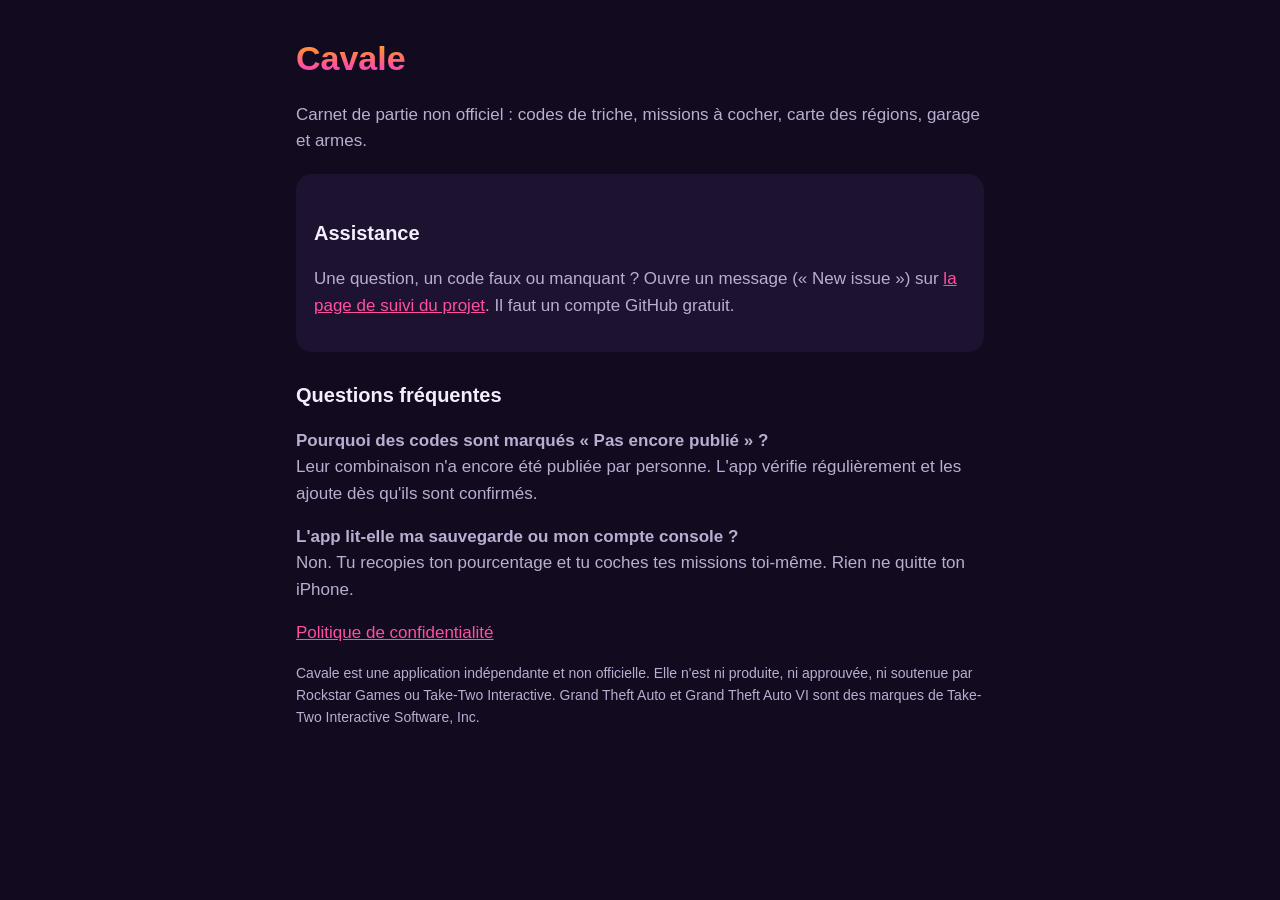
<file: index.html>
<!doctype html>
<html lang="fr">
<head>
<meta charset="utf-8">
<meta name="viewport" content="width=device-width, initial-scale=1">
<title>Cavale · Assistance</title>
<link rel="stylesheet" href="style.css">
</head>
<body>
<main>
<h1>Cavale</h1>
<p>Carnet de partie non officiel : codes de triche, missions à cocher, carte des régions, garage et armes.</p>

<div class="card">
<h2>Assistance</h2>
<p>Une question, un code faux ou manquant ? Ouvre un message (« New issue ») sur <a href="https://github.com/alexlehmn18-crypto/cavale/issues">la page de suivi du projet</a>. Il faut un compte GitHub gratuit.</p>
</div>

<h2>Questions fréquentes</h2>
<p><strong>Pourquoi des codes sont marqués « Pas encore publié » ?</strong><br>Leur combinaison n'a encore été publiée par personne. L'app vérifie régulièrement et les ajoute dès qu'ils sont confirmés.</p>
<p><strong>L'app lit-elle ma sauvegarde ou mon compte console ?</strong><br>Non. Tu recopies ton pourcentage et tu coches tes missions toi-même. Rien ne quitte ton iPhone.</p>

<p><a href="confidentialite.html">Politique de confidentialité</a></p>
<p class="small">Cavale est une application indépendante et non officielle. Elle n'est ni produite, ni approuvée, ni soutenue par Rockstar Games ou Take-Two Interactive. Grand Theft Auto et Grand Theft Auto VI sont des marques de Take-Two Interactive Software, Inc.</p>
</main>
</body>
</html>
</file>
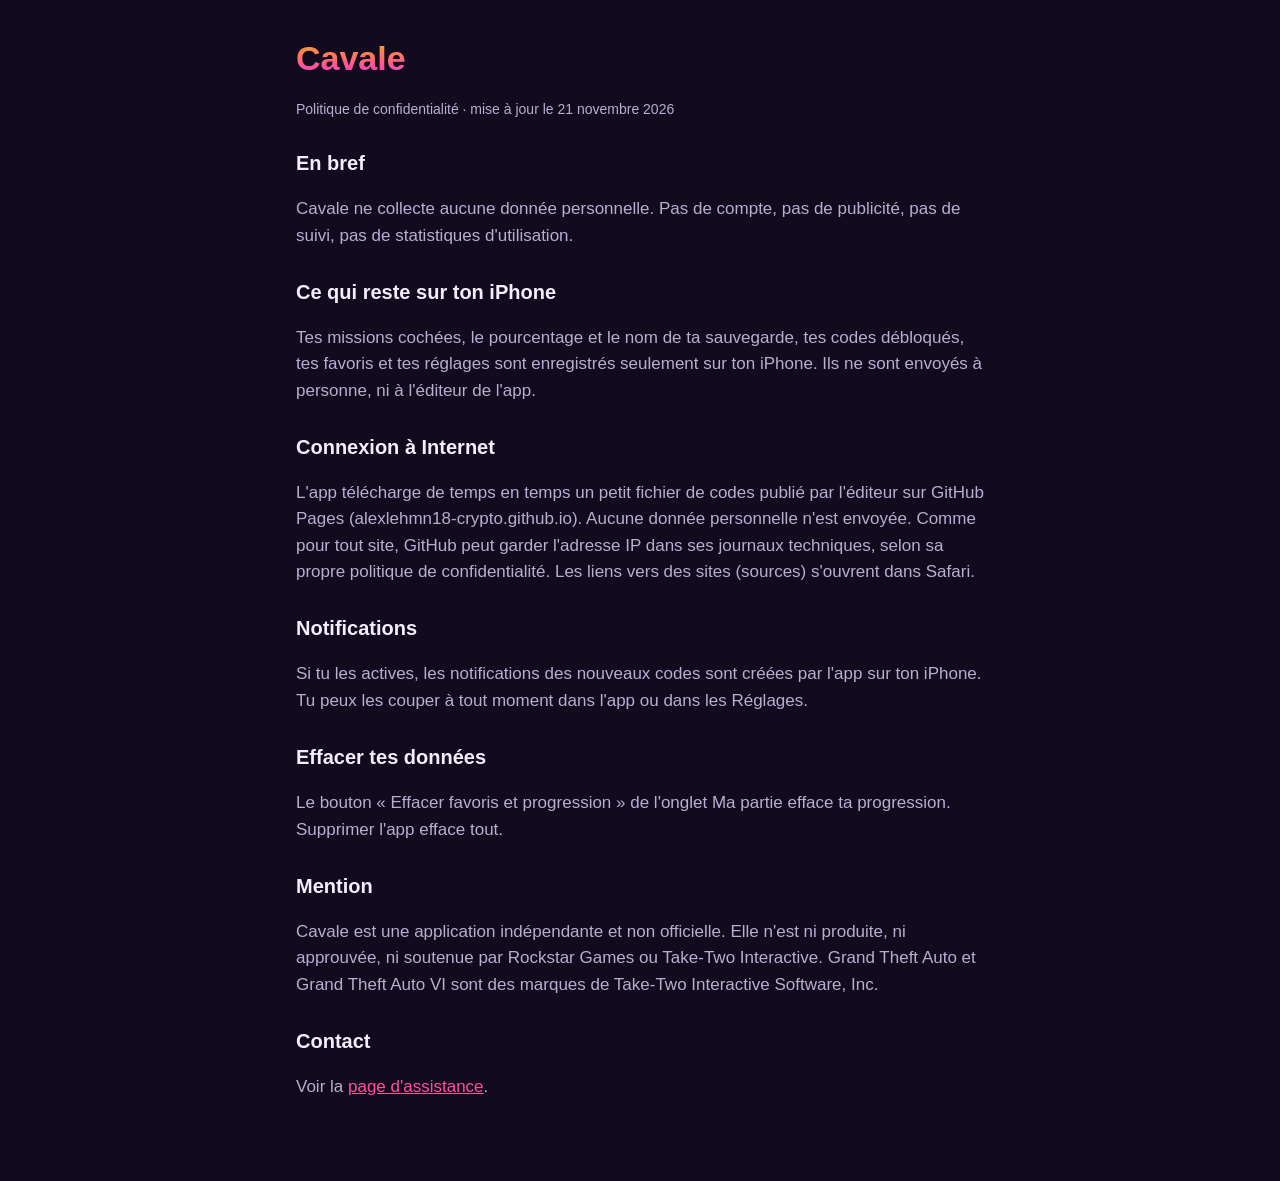
<file: confidentialite.html>
<!doctype html>
<html lang="fr">
<head>
<meta charset="utf-8">
<meta name="viewport" content="width=device-width, initial-scale=1">
<title>Cavale · Confidentialité</title>
<link rel="stylesheet" href="style.css">
</head>
<body>
<main>
<h1>Cavale</h1>
<p class="small">Politique de confidentialité · mise à jour le 21 novembre 2026</p>

<h2>En bref</h2>
<p>Cavale ne collecte aucune donnée personnelle. Pas de compte, pas de publicité, pas de suivi, pas de statistiques d'utilisation.</p>

<h2>Ce qui reste sur ton iPhone</h2>
<p>Tes missions cochées, le pourcentage et le nom de ta sauvegarde, tes codes débloqués, tes favoris et tes réglages sont enregistrés seulement sur ton iPhone. Ils ne sont envoyés à personne, ni à l'éditeur de l'app.</p>

<h2>Connexion à Internet</h2>
<p>L'app télécharge de temps en temps un petit fichier de codes publié par l'éditeur sur GitHub Pages (alexlehmn18-crypto.github.io). Aucune donnée personnelle n'est envoyée. Comme pour tout site, GitHub peut garder l'adresse IP dans ses journaux techniques, selon sa propre politique de confidentialité. Les liens vers des sites (sources) s'ouvrent dans Safari.</p>

<h2>Notifications</h2>
<p>Si tu les actives, les notifications des nouveaux codes sont créées par l'app sur ton iPhone. Tu peux les couper à tout moment dans l'app ou dans les Réglages.</p>

<h2>Effacer tes données</h2>
<p>Le bouton « Effacer favoris et progression » de l'onglet Ma partie efface ta progression. Supprimer l'app efface tout.</p>

<h2>Mention</h2>
<p>Cavale est une application indépendante et non officielle. Elle n'est ni produite, ni approuvée, ni soutenue par Rockstar Games ou Take-Two Interactive. Grand Theft Auto et Grand Theft Auto VI sont des marques de Take-Two Interactive Software, Inc.</p>

<h2>Contact</h2>
<p>Voir la <a href="index.html">page d'assistance</a>.</p>
</main>
</body>
</html>
</file>
<file: style.css>
:root { color-scheme: dark; --bg: #120a1f; --card: #1d1230; --text: #f4eefc; --text2: #b9aed0; --pink: #ff4fa3; }
* { box-sizing: border-box; }
body { margin: 0; background: var(--bg); color: var(--text); font: 17px/1.55 -apple-system, BlinkMacSystemFont, "Segoe UI", sans-serif; }
main { max-width: 720px; margin: 0 auto; padding: 32px 16px 64px; }
h1 { font-size: 34px; margin: 0 0 4px; background: linear-gradient(#ffd36b, #ff8a3d, #ff4fa3, #8f4fe6); -webkit-background-clip: text; background-clip: text; color: transparent; }
h2 { font-size: 20px; margin: 28px 0 6px; }
p, li { color: var(--text2); }
a { color: var(--pink); }
.small { font-size: 14px; }
.card { background: var(--card); border-radius: 16px; padding: 16px 18px; margin-top: 20px; }
</file>
